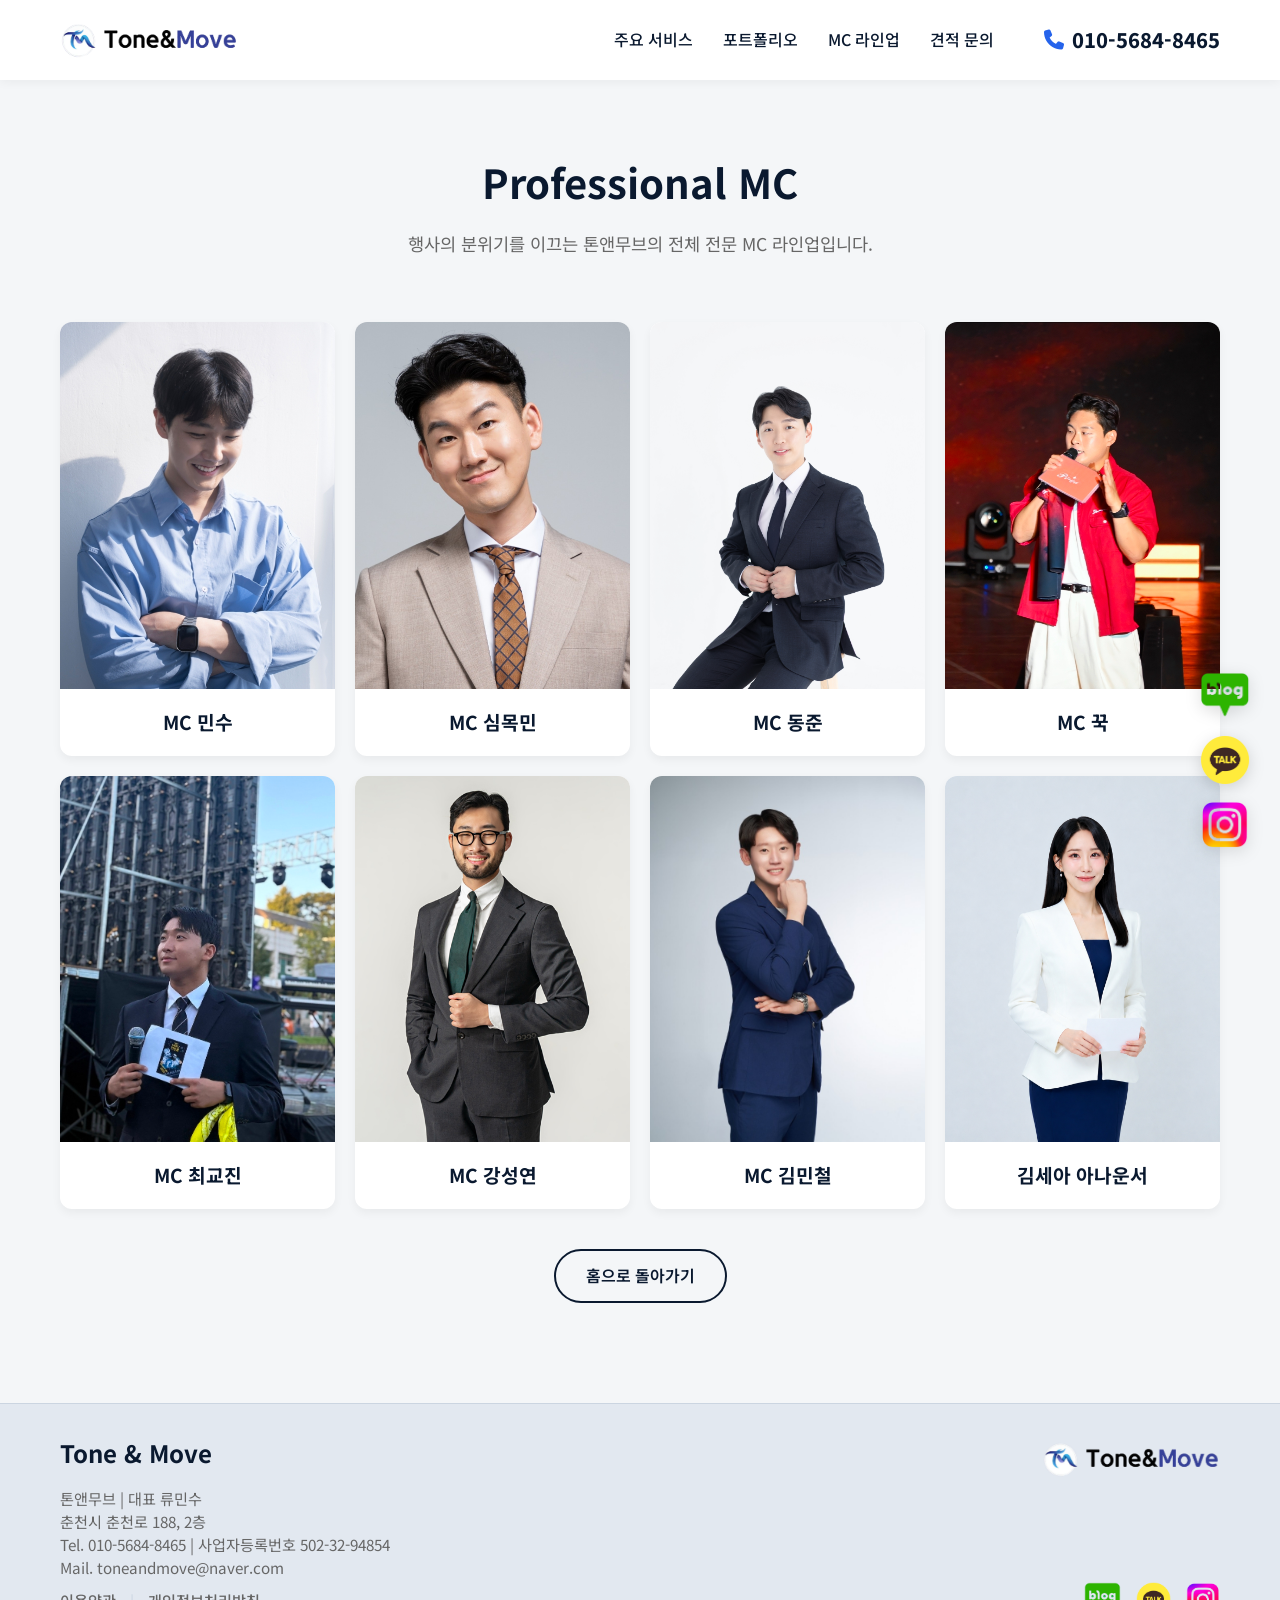
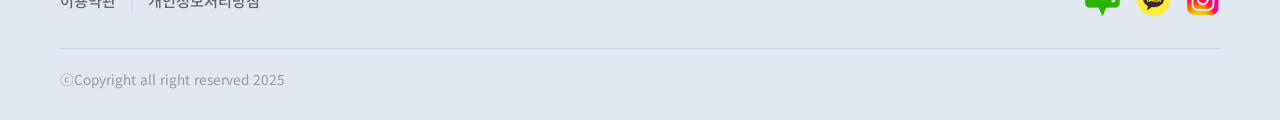
<file: mc.html>
<!DOCTYPE html>
<html lang="ko">
<head>
    <meta charset="UTF-8">
    <meta name="viewport" content="width=device-width, initial-scale=1.0">
    <title>전문 MC - 톤앤무브</title>
    <link rel="stylesheet" href="style.css">
    <!-- Font Awesome for Icons -->
    <link rel="stylesheet" href="https://cdnjs.cloudflare.com/ajax/libs/font-awesome/6.4.0/css/all.min.css">
</head>
<body>
    <!-- Header -->
    <header id="header">
        <div class="container nav-container">
            <a href="index.html" class="logo"><img src="Logo.png" alt="Tone & Move Logo"></a>
            <ul class="nav-links">
                <li><a href="index.html#services">주요 서비스</a></li>
                <li><a href="portfolio.html">포트폴리오</a></li>
                <li><a href="mc.html" style="color: var(--primary-color);">MC 라인업</a></li>
                <li><a href="index.html#contact">견적 문의</a></li>
                <li class="nav-phone"><i class="fa-solid fa-phone"></i> 010-5684-8465</li>
            </ul>
        </div>
    </header>

    <!-- MC Section (Full) -->
    <section class="mc-list" style="padding-top: 150px;">
        <div class="container">
            <h2 class="section-title">Professional MC</h2>
            <p class="section-subtitle">행사의 분위기를 이끄는 톤앤무브의 전체 전문 MC 라인업입니다.</p>
            
            <div class="grid-4">
                <div class="mc-item">
                    <img src="mc-1.jpg" alt="MC 민수" class="mc-img">
                    <div class="mc-info"><h3 class="mc-name">MC 민수</h3></div>
                </div>
                <div class="mc-item">
                    <img src="mc-2.jpg" alt="MC 심목민" class="mc-img">
                    <div class="mc-info"><h3 class="mc-name">MC 심목민</h3></div>
                </div>
                <div class="mc-item">
                    <img src="mc-3.jpg" alt="MC 동준" class="mc-img">
                    <div class="mc-info"><h3 class="mc-name">MC 동준</h3></div>
                </div>
                <div class="mc-item">
                    <img src="mc-4.jpg" alt="MC 꾹" class="mc-img">
                    <div class="mc-info"><h3 class="mc-name">MC 꾹</h3></div>
                </div>
                <div class="mc-item">
                    <img src="mc-5.jpg" alt="MC 최교진" class="mc-img">
                    <div class="mc-info"><h3 class="mc-name">MC 최교진</h3></div>
                </div>
                <div class="mc-item">
                    <img src="mc-6.jpg" alt="MC 강성연" class="mc-img">
                    <div class="mc-info"><h3 class="mc-name">MC 강성연</h3></div>
                </div>
                <div class="mc-item">
                    <img src="mc-7.jpg" alt="MC 김민철" class="mc-img">
                    <div class="mc-info"><h3 class="mc-name">MC 김민철</h3></div>
                </div>
                <div class="mc-item">
                    <img src="mc-8.jpg" alt="MC 김세아" class="mc-img">
                    <div class="mc-info"><h3 class="mc-name">김세아 아나운서</h3></div>
                </div>
            </div>
            
            <div class="btn-wrap">
                <a href="index.html" class="btn btn-outline">홈으로 돌아가기</a>
            </div>
        </div>
    </section>

    <!-- Footer -->
    <footer>
        <div class="container">
            <div class="footer-main">
                <div class="footer-left">
                    <h3 class="footer-title">Tone & Move</h3>
                    <div class="footer-info">
                        <p>톤앤무브 | 대표 류민수</p>
                        <p>춘천시 춘천로 188, 2층</p>
                        <p>Tel. 010-5684-8465 | 사업자등록번호 502-32-94854</p>
                        <p>Mail. toneandmove@naver.com</p>
                    </div>
                    <div class="footer-links">
                        <a href="#" id="openTerms">이용약관</a>
                        <span class="divider">|</span>
                        <a href="#" id="openPrivacy">개인정보처리방침</a>
                    </div>
                </div>
                <div class="footer-right">
                    <div class="footer-logo"><img src="Logo.png" alt="Tone & Move Logo"></div>
                    <div class="footer-social">
                        <a href="https://blog.naver.com/toneandmove" target="_blank" title="Naver Blog"><img src="sns1.png" alt="Naver Blog" class="social-icon"></a>
                        <a href="https://pf.kakao.com/_dmYKX" target="_blank" title="KakaoTalk"><img src="sns2.png" alt="KakaoTalk" class="social-icon"></a>
                        <a href="https://www.instagram.com/toneandmove/?utm_source=ig_web_button_share_sheet" target="_blank" title="Instagram"><img src="sns3.png" alt="Instagram" class="social-icon"></a>
                    </div>
                </div>
            </div>
            <div class="footer-bottom">
                <div class="copyright">
                    <p>ⓒCopyright all right reserved 2025</p>
                </div>
            </div>
        </div>
    </footer>

    <!-- Floating Social Buttons -->
    <div class="floating-social">
        <a href="https://blog.naver.com/toneandmove" target="_blank" title="Naver Blog" class="float-btn"><img src="sns1.png" alt="Naver Blog"></a>
        <a href="https://pf.kakao.com/_dmYKX" target="_blank" title="KakaoTalk" class="float-btn"><img src="sns2.png" alt="KakaoTalk"></a>
        <a href="https://www.instagram.com/toneandmove/?utm_source=ig_web_button_share_sheet" target="_blank" title="Instagram" class="float-btn"><img src="sns3.png" alt="Instagram"></a>
    </div>

    <!-- Modals -->
    <div class="modal-overlay" id="termsModal" style="display:none;"><div class="modal-content"><button id="closeTerms"></button></div></div>
    <div class="modal-overlay" id="privacyModal" style="display:none;"><div class="modal-content"><button id="closePrivacy"></button></div></div>

    <script src="script.js"></script>
</body>
</html>
</file>
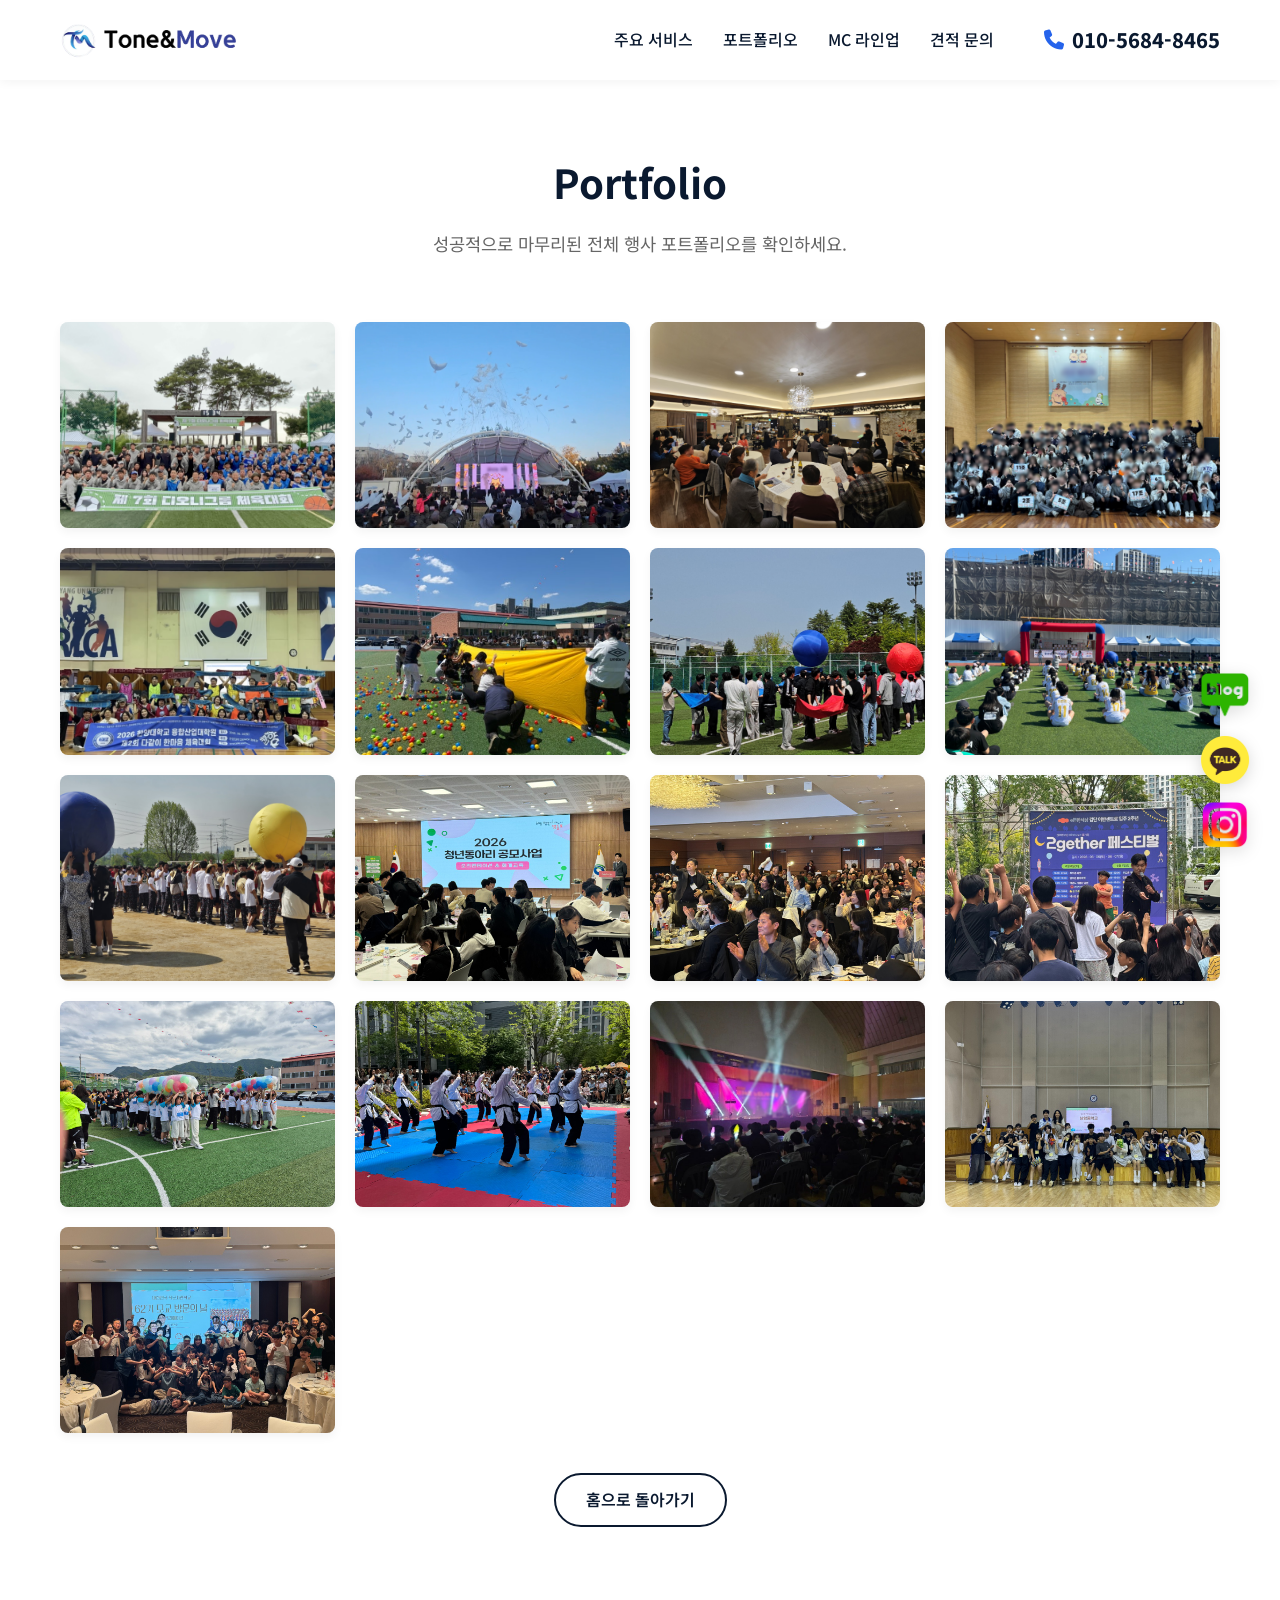
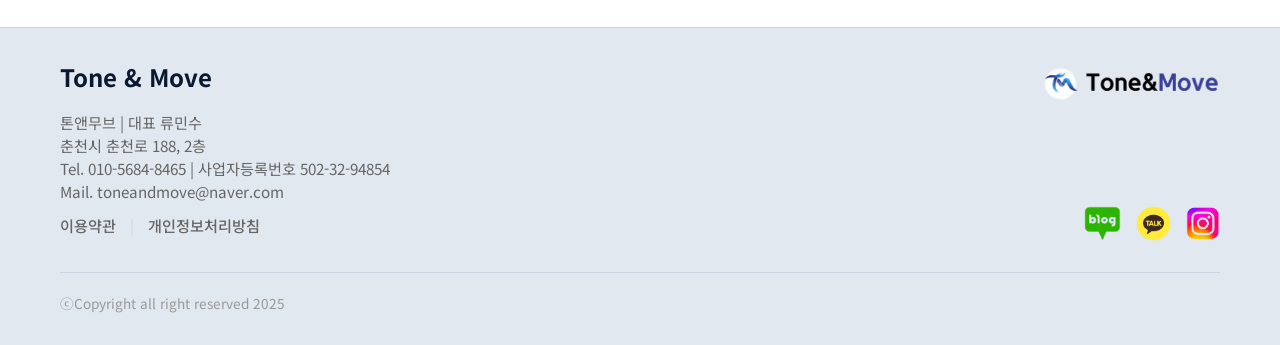
<file: portfolio.html>
<!DOCTYPE html>
<html lang="ko">
<head>
    <meta charset="UTF-8">
    <meta name="viewport" content="width=device-width, initial-scale=1.0">
    <title>포트폴리오 - 톤앤무브</title>
    <link rel="stylesheet" href="style.css">
    <!-- Font Awesome for Icons -->
    <link rel="stylesheet" href="https://cdnjs.cloudflare.com/ajax/libs/font-awesome/6.4.0/css/all.min.css">
</head>
<body>
    <!-- Header -->
    <header id="header">
        <div class="container nav-container">
            <a href="index.html" class="logo"><img src="Logo.png" alt="Tone & Move Logo"></a>
            <ul class="nav-links">
                <li><a href="index.html#services">주요 서비스</a></li>
                <li><a href="portfolio.html" style="color: var(--primary-color);">포트폴리오</a></li>
                <li><a href="mc.html">MC 라인업</a></li>
                <li><a href="index.html#contact">견적 문의</a></li>
                <li class="nav-phone"><i class="fa-solid fa-phone"></i> 010-5684-8465</li>
            </ul>
        </div>
    </header>

    <!-- Reference Section (Full) -->
    <section class="reference" style="padding-top: 150px;">
        <div class="container">
            <h2 class="section-title">Portfolio</h2>
            <p class="section-subtitle">성공적으로 마무리된 전체 행사 포트폴리오를 확인하세요.</p>
            
            <div class="grid-4">
                <div class="ref-item"><img src="ref-1.png" alt="포트폴리오 1" class="ref-img"></div>
                <div class="ref-item"><img src="ref-2.png" alt="포트폴리오 2" class="ref-img"></div>
                <div class="ref-item"><img src="ref-3.png" alt="포트폴리오 3" class="ref-img"></div>
                <div class="ref-item"><img src="ref-4.png" alt="포트폴리오 4" class="ref-img"></div>
                <div class="ref-item"><img src="ref-5.png" alt="포트폴리오 5" class="ref-img"></div>
                <div class="ref-item"><img src="ref-6.png" alt="포트폴리오 6" class="ref-img"></div>
                <div class="ref-item"><img src="ref-7.png" alt="포트폴리오 7" class="ref-img"></div>
                <div class="ref-item"><img src="ref-8.png" alt="포트폴리오 8" class="ref-img"></div>
                <div class="ref-item"><img src="ref-9.png" alt="포트폴리오 9" class="ref-img"></div>
                <div class="ref-item"><img src="ref-10.jpg" alt="포트폴리오 10" class="ref-img"></div>
                <div class="ref-item"><img src="ref-11.jpg" alt="포트폴리오 11" class="ref-img"></div>
                <div class="ref-item"><img src="ref-12.jpg" alt="포트폴리오 12" class="ref-img"></div>
                <div class="ref-item"><img src="ref-13.jpg" alt="포트폴리오 13" class="ref-img"></div>
                <div class="ref-item"><img src="ref-14.jpg" alt="포트폴리오 14" class="ref-img"></div>
                <div class="ref-item"><img src="ref-15.jpg" alt="포트폴리오 15" class="ref-img"></div>
                <div class="ref-item"><img src="ref-16.jpg" alt="포트폴리오 16" class="ref-img"></div>
                <div class="ref-item"><img src="ref-17.jpg" alt="포트폴리오 17" class="ref-img"></div>
            </div>
            
            <div class="btn-wrap">
                <a href="index.html" class="btn btn-outline">홈으로 돌아가기</a>
            </div>
        </div>
    </section>

    <!-- Footer -->
    <footer>
        <div class="container">
            <div class="footer-main">
                <div class="footer-left">
                    <h3 class="footer-title">Tone & Move</h3>
                    <div class="footer-info">
                        <p>톤앤무브 | 대표 류민수</p>
                        <p>춘천시 춘천로 188, 2층</p>
                        <p>Tel. 010-5684-8465 | 사업자등록번호 502-32-94854</p>
                        <p>Mail. toneandmove@naver.com</p>
                    </div>
                    <div class="footer-links">
                        <a href="#" id="openTerms">이용약관</a>
                        <span class="divider">|</span>
                        <a href="#" id="openPrivacy">개인정보처리방침</a>
                    </div>
                </div>
                <div class="footer-right">
                    <div class="footer-logo"><img src="Logo.png" alt="Tone & Move Logo"></div>
                    <div class="footer-social">
                        <a href="https://blog.naver.com/toneandmove" target="_blank" title="Naver Blog"><img src="sns1.png" alt="Naver Blog" class="social-icon"></a>
                        <a href="https://pf.kakao.com/_dmYKX" target="_blank" title="KakaoTalk"><img src="sns2.png" alt="KakaoTalk" class="social-icon"></a>
                        <a href="https://www.instagram.com/toneandmove/?utm_source=ig_web_button_share_sheet" target="_blank" title="Instagram"><img src="sns3.png" alt="Instagram" class="social-icon"></a>
                    </div>
                </div>
            </div>
            <div class="footer-bottom">
                <div class="copyright">
                    <p>ⓒCopyright all right reserved 2025</p>
                </div>
            </div>
        </div>
    </footer>

    <!-- Floating Social Buttons -->
    <div class="floating-social">
        <a href="https://blog.naver.com/toneandmove" target="_blank" title="Naver Blog" class="float-btn"><img src="sns1.png" alt="Naver Blog"></a>
        <a href="https://pf.kakao.com/_dmYKX" target="_blank" title="KakaoTalk" class="float-btn"><img src="sns2.png" alt="KakaoTalk"></a>
        <a href="https://www.instagram.com/toneandmove/?utm_source=ig_web_button_share_sheet" target="_blank" title="Instagram" class="float-btn"><img src="sns3.png" alt="Instagram"></a>
    </div>

    <!-- We omit the privacy modals here to save file size, or we can include them if needed. Usually better to include. I will omit for brevity in this single file or maybe I should include to prevent JS errors. Actually, script.js might error if they don't exist. Let's include dummy elements or the real ones. -->
    <div class="modal-overlay" id="termsModal" style="display:none;"><div class="modal-content"><button id="closeTerms"></button></div></div>
    <div class="modal-overlay" id="privacyModal" style="display:none;"><div class="modal-content"><button id="closePrivacy"></button></div></div>

    <script src="script.js"></script>
</body>
</html>
</file>
<file: style.css>
@import url('https://fonts.googleapis.com/css2?family=Noto+Sans+KR:wght@300;400;500;700;900&display=swap');

:root {
  --primary-color: #0a192f;
  --primary-light: #172a45;
  --accent-color: #2563eb;
  --accent-hover: #1d4ed8;
  --text-main: #333333;
  --text-muted: #666666;
  --text-light: #f8f9fa;
  --bg-color: #ffffff;
  --bg-section: #f4f6f8;
  --transition: all 0.3s cubic-bezier(0.25, 0.8, 0.25, 1);
  --shadow: 0 10px 30px rgba(10, 25, 47, 0.1);
  --shadow-hover: 0 20px 40px rgba(10, 25, 47, 0.15);
}

* {
  margin: 0;
  padding: 0;
  box-sizing: border-box;
}

body {
  font-family: 'Noto Sans KR', sans-serif;
  color: var(--text-main);
  background-color: var(--bg-color);
  line-height: 1.6;
  overflow-x: hidden;
}

a {
  text-decoration: none;
  color: inherit;
}

ul {
  list-style: none;
}

.container {
  max-width: 1200px;
  margin: 0 auto;
  padding: 0 20px;
}

.section-title {
  text-align: center;
  font-size: 2.5rem;
  font-weight: 700;
  color: var(--primary-color);
  margin-bottom: 1rem;
  opacity: 0;
  transform: translateY(20px);
  animation: fadeUp 0.8s forwards;
}

.section-subtitle {
  text-align: center;
  font-size: 1.1rem;
  color: var(--text-muted);
  margin-bottom: 4rem;
  font-weight: 400;
  opacity: 0;
  transform: translateY(20px);
  animation: fadeUp 0.8s 0.2s forwards;
}

.btn {
  display: inline-block;
  padding: 14px 32px;
  border-radius: 4px;
  font-weight: 700;
  font-size: 1rem;
  cursor: pointer;
  transition: var(--transition);
  border: none;
}

.btn-primary {
  background-color: var(--accent-color);
  color: #fff;
  box-shadow: 0 4px 15px rgba(37, 99, 235, 0.3);
}

.btn-primary:hover {
  background-color: var(--accent-hover);
  transform: translateY(-2px);
  box-shadow: 0 6px 20px rgba(37, 99, 235, 0.4);
}

/* Header */
header {
  position: fixed;
  top: 0;
  left: 0;
  width: 100%;
  background-color: rgba(255, 255, 255, 0.95);
  backdrop-filter: blur(10px);
  z-index: 1000;
  box-shadow: 0 2px 10px rgba(0, 0, 0, 0.05);
  transition: var(--transition);
}

.nav-container {
  display: flex;
  justify-content: space-between;
  align-items: center;
  height: 80px;
}

.logo {
  display: flex;
  align-items: center;
}

.logo img {
  height: 50px;
  width: auto;
  object-fit: contain;
}

.nav-links {
  display: flex;
  align-items: center;
  gap: 30px;
}

.nav-links li a {
  font-weight: 500;
  color: var(--primary-color);
  transition: var(--transition);
  position: relative;
}

.nav-links li a::after {
  content: '';
  position: absolute;
  bottom: -5px;
  left: 0;
  width: 0;
  height: 2px;
  background-color: var(--accent-color);
  transition: var(--transition);
}

.nav-links li a:hover::after {
  width: 100%;
}

.nav-phone {
  font-weight: 800;
  font-size: 1.25rem;
  color: var(--primary-color);
  display: flex;
  align-items: center;
  gap: 8px;
  margin-left: 20px;
}

.nav-phone i {
  color: var(--accent-color);
}

/* Hero Section */
.hero {
  position: relative;
  height: 100vh;
  min-height: 600px;
  display: flex;
  align-items: center;
  justify-content: center;
  color: var(--text-light);
  overflow: hidden;
  padding-top: 80px;
}

.hero-bg {
  position: absolute;
  top: 0;
  left: 0;
  width: 100%;
  height: 100%;
  background-size: cover;
  background-position: center;
  z-index: -2;
  opacity: 0;
  animation: heroFade 25s infinite;
}

.hero-bg-1 { background-image: url('main1.jpg'); animation-delay: 0s; }
.hero-bg-2 { background-image: url('main2.jpg'); animation-delay: 5s; }
.hero-bg-3 { background-image: url('main3.jpg'); animation-delay: 10s; }
.hero-bg-4 { background-image: url('main4.jpg'); animation-delay: 15s; }
.hero-bg-5 { background-image: url('main5.jpg'); animation-delay: 20s; }

.hero-overlay {
  position: absolute;
  top: 0;
  left: 0;
  width: 100%;
  height: 100%;
  background: linear-gradient(135deg, rgba(10, 25, 47, 0.9) 0%, rgba(10, 25, 47, 0.4) 100%);
  z-index: -1;
}

.hero-content {
  text-align: center;
  max-width: 800px;
  z-index: 1;
}

.hero-title {
  font-size: 4rem;
  font-weight: 900;
  line-height: 1.2;
  margin-bottom: 1.5rem;
  letter-spacing: -1px;
  opacity: 0;
  transform: translateY(30px);
  animation: fadeUp 1s 0.3s forwards;
}

.hero-desc {
  font-size: 1.25rem;
  font-weight: 300;
  margin-bottom: 2.5rem;
  opacity: 0;
  transform: translateY(30px);
  animation: fadeUp 1s 0.5s forwards;
}

.hero .btn {
  opacity: 0;
  transform: translateY(30px);
  animation: fadeUp 1s 0.7s forwards;
}

/* Services Section */
.services {
  padding: 100px 0;
  background-color: var(--bg-section);
}

.services-grid {
  display: grid;
  grid-template-columns: repeat(3, 1fr);
  gap: 30px;
}

.service-card {
  background: var(--bg-color);
  border-radius: 8px;
  padding: 0;
  box-shadow: var(--shadow);
  transition: var(--transition);
  position: relative;
  overflow: hidden;
  z-index: 1;
  text-align: center;
  display: flex;
  flex-direction: column;
}

.service-img-wrap {
  width: 100%;
  aspect-ratio: 16/9;
  overflow: hidden;
}

.service-img-wrap img {
  width: 100%;
  height: 100%;
  object-fit: cover;
  transition: transform 0.5s ease;
  display: block;
}

.service-card:hover .service-img-wrap img {
  transform: scale(1.05);
}

.service-content {
  padding: 30px 20px;
  display: flex;
  flex-direction: column;
  flex-grow: 1;
}

.service-card::before {
  content: '';
  position: absolute;
  top: 0;
  left: 0;
  width: 100%;
  height: 4px;
  background-color: var(--accent-color);
  transform: scaleX(0);
  transform-origin: left;
  transition: transform 0.4s ease;
  z-index: 2;
}

.service-card:hover {
  transform: translateY(-10px);
  box-shadow: var(--shadow-hover);
}

.service-card:hover::before {
  transform: scaleX(1);
}

.service-icon {
  font-size: 2.5rem;
  color: var(--primary-color);
  margin-bottom: 20px;
}

.service-title {
  font-size: 1.5rem;
  font-weight: 700;
  color: var(--primary-color);
  margin-bottom: 15px;
}

.service-desc {
  color: var(--text-muted);
  font-size: 1rem;
}

/* Reference Section (Slider) */
.reference {
  padding: 100px 0;
  background-color: var(--bg-color);
}

.grid-4 {
  display: grid;
  grid-template-columns: repeat(4, 1fr);
  gap: 20px;
  width: 100%;
  margin-top: 40px;
}

@media (max-width: 992px) {
  .grid-4 {
    grid-template-columns: repeat(2, 1fr);
  }
}

@media (max-width: 576px) {
  .grid-4 {
    grid-template-columns: 1fr;
  }
}

.ref-item {
  width: 100%;
  background: var(--bg-section);
  border-radius: 8px;
  overflow: hidden;
  box-shadow: 0 4px 10px rgba(0,0,0,0.05);
}

.ref-img {
  width: 100%;
  aspect-ratio: 4/3;
  object-fit: cover;
  display: block;
  transition: transform 0.5s ease;
}

.ref-item:hover .ref-img {
  transform: scale(1.05);
}

/* MC Section */
.mc-list {
  padding: 100px 0;
  background-color: var(--bg-section);
}

.mc-item {
  width: 100%;
  border-radius: 12px;
  overflow: hidden;
  box-shadow: 0 4px 10px rgba(0,0,0,0.05);
  background-color: #fff;
  display: flex;
  flex-direction: column;
}

.mc-img {
  width: 100%;
  aspect-ratio: 3/4;
  object-fit: cover;
  display: block;
  transition: transform 0.5s ease;
}

.mc-item:hover .mc-img {
  transform: scale(1.05);
}



.mc-info {
  padding: 20px;
  text-align: center;
  flex-grow: 1;
  display: flex;
  align-items: center;
  justify-content: center;
}

.mc-name {
  font-size: 1.2rem;
  font-weight: 700;
  color: var(--primary-color);
  line-height: 1.4;
  margin: 0;
}

.ref-info {
  padding: 20px;
  text-align: center;
}

.ref-title {
  font-size: 1.25rem;
  font-weight: 700;
  color: var(--primary-color);
  margin-bottom: 5px;
}

.ref-category {
  color: var(--accent-color);
  font-size: 0.9rem;
  font-weight: 500;
}

.btn-wrap {
  text-align: center;
  margin-top: 40px;
}

.btn-outline {
  display: inline-block;
  padding: 12px 30px;
  border: 2px solid var(--primary-color);
  color: var(--primary-color);
  background-color: transparent;
  border-radius: 30px;
  font-weight: 600;
  font-size: 1rem;
  text-decoration: none;
  transition: var(--transition);
}

.btn-outline:hover {
  background-color: var(--primary-color);
  color: #fff;
}

/* Client Section */
.client {
  padding: 100px 0;
  background-color: var(--bg-color);
  overflow: hidden;
}

.client-slider-wrap {
  position: relative;
  width: 100%;
  overflow: hidden;
  white-space: nowrap;
  /* Optional gradient mask for smooth fade at edges */
  mask-image: linear-gradient(to right, transparent, black 10%, black 90%, transparent);
  -webkit-mask-image: linear-gradient(to right, transparent, black 10%, black 90%, transparent);
}

.client-slider {
  display: inline-flex;
  gap: 30px;
}

.client-slide {
  display: inline-flex;
  animation: 30s slide infinite linear;
  gap: 30px;
}

.client-slider:hover .client-slide {
  animation-play-state: paused;
}

.client-logo {
  width: 200px;
  height: 100px;
  background: transparent;
  display: flex;
  align-items: center;
  justify-content: center;
  flex-shrink: 0;
  transition: var(--transition);
}

.client-logo:hover {
  transform: translateY(-5px);
}

.client-logo img {
  max-width: 80%;
  max-height: 80%;
  object-fit: contain;
}

@keyframes slide {
  from {
    transform: translateX(0);
  }
  to {
    transform: translateX(calc(-100% - 30px));
  }
}

/* Contact Section */
.contact {
  padding: 100px 0;
  background-color: var(--bg-section);
}

.contact-wrap {
  display: flex;
  gap: 50px;
  background: #fff;
  border-radius: 12px;
  overflow: hidden;
  box-shadow: var(--shadow);
}

.contact-info {
  flex: 1;
  background-color: var(--primary-color);
  color: #fff;
  padding: 50px;
}

.contact-info-title {
  font-size: 2rem;
  font-weight: 700;
  margin-bottom: 20px;
}

.contact-info-desc {
  color: rgba(255, 255, 255, 0.7);
  margin-bottom: 40px;
}

.contact-item {
  display: flex;
  align-items: center;
  margin-bottom: 20px;
}

.contact-item i {
  color: var(--accent-color);
  font-size: 1.2rem;
  margin-right: 15px;
}

.contact-form-wrap {
  flex: 1.5;
  padding: 50px;
}

.form-group {
  margin-bottom: 20px;
}

.form-label {
  display: block;
  font-weight: 500;
  color: var(--primary-color);
  margin-bottom: 8px;
}

.form-control {
  width: 100%;
  padding: 15px;
  border: 1px solid #ddd;
  border-radius: 4px;
  font-family: inherit;
  font-size: 1rem;
  transition: var(--transition);
}

.form-control:focus {
  outline: none;
  border-color: var(--accent-color);
  box-shadow: 0 0 0 3px rgba(37, 99, 235, 0.1);
}

textarea.form-control {
  resize: vertical;
  min-height: 120px;
}

.form-row {
  display: flex;
  gap: 20px;
}

.form-row .form-group {
  flex: 1;
}

.submit-btn {
  width: 100%;
  margin-top: 10px;
}

/* Footer */
footer {
  background-color: #e2e8f0;
  color: var(--text-muted);
  padding: 30px 0;
  text-align: left;
  font-size: 0.95rem;
  border-top: 1px solid #cbd5e1;
}

.footer-info {
  margin-bottom: 10px;
  line-height: 1.5;
}

.footer-copyright {
  font-size: 0.85rem;
  color: #999;
}

.footer-right {
  display: flex;
  flex-direction: column;
  align-items: flex-end;
  justify-content: space-between;
}

.footer-title {
  font-size: 1.5rem;
  font-weight: 700;
  color: var(--primary-color);
  margin-bottom: 15px;
}

.footer-logo {
  display: flex;
  align-items: center;
  z-index: 10;
}

.footer-logo img {
  height: 50px;
  width: auto;
  object-fit: contain;
}

/* Animations */
@keyframes fadeUp {
  from {
    opacity: 0;
    transform: translateY(30px);
  }
  to {
    opacity: 1;
    transform: translateY(0);
  }
}

@keyframes heroFade {
  0% { opacity: 0; transform: scale(1); }
  4% { opacity: 1; transform: scale(1.02); }
  20% { opacity: 1; transform: scale(1.05); }
  24% { opacity: 0; transform: scale(1.06); }
  100% { opacity: 0; transform: scale(1.06); }
}

/* Footer Links */
.footer-links {
  margin-bottom: 15px;
  font-size: 0.95rem;
}

.footer-links a {
  color: var(--text-muted);
  text-decoration: none;
  font-weight: 500;
}

.footer-links a:hover {
  text-decoration: underline;
}

.footer-links .divider {
  margin: 0 10px;
  color: #cbd5e1;
}

.footer-main {
  display: flex;
  justify-content: space-between;
  align-items: stretch;
}

.footer-bottom {
  display: block;
  margin-top: 20px;
  border-top: 1px solid #cbd5e1;
  padding-top: 20px;
}

.copyright {
  font-size: 0.85rem;
  color: #999;
}

.footer-social {
  display: flex;
  align-items: center;
  gap: 15px;
}

.footer-social a {
  color: var(--text-muted);
  font-size: 1.8rem;
  transition: var(--transition);
}

.footer-social a:hover {
  color: var(--accent-color);
}

.social-icon {
  height: 35px;
  width: auto;
  object-fit: contain;
  transition: var(--transition);
}

.footer-social a:hover .social-icon {
  transform: translateY(-2px);
  opacity: 0.8;
}

/* Modal Styles */
.modal-overlay {
  display: none;
  position: fixed;
  top: 0;
  left: 0;
  width: 100%;
  height: 100%;
  background-color: rgba(0, 0, 0, 0.5);
  z-index: 1000;
  justify-content: center;
  align-items: center;
}

.modal-content {
  background-color: #fff;
  border-radius: 8px;
  width: 90%;
  max-width: 800px;
  max-height: 80vh;
  display: flex;
  flex-direction: column;
  box-shadow: 0 10px 30px rgba(0, 0, 0, 0.2);
}

.modal-header {
  padding: 20px;
  border-bottom: 1px solid #e2e8f0;
  display: flex;
  justify-content: space-between;
  align-items: center;
}

.modal-header h2 {
  font-size: 1.5rem;
  margin: 0;
}

.modal-close {
  background-color: #f1f5f9;
  border: none;
  padding: 8px 16px;
  border-radius: 4px;
  cursor: pointer;
  font-weight: 600;
  transition: background-color 0.2s;
}

.modal-close:hover {
  background-color: #e2e8f0;
}

.modal-body {
  padding: 30px;
  overflow-y: auto;
  line-height: 1.6;
}

.modal-body h3 {
  font-size: 1.2rem;
  margin-top: 20px;
  margin-bottom: 10px;
  color: var(--primary-color);
}

.modal-body h3:first-child {
  margin-top: 0;
}

/* Floating Social Buttons */
.floating-social {
  position: fixed;
  bottom: 50px;
  right: 30px;
  display: flex;
  flex-direction: column;
  gap: 15px;
  z-index: 999;
}

.float-btn {
  width: 50px;
  height: 50px;
  display: flex;
  justify-content: center;
  align-items: center;
  transition: var(--transition);
}

.float-btn:hover {
  transform: translateY(-5px);
}

.float-btn img {
  width: 100%;
  height: 100%;
  object-fit: contain;
  filter: drop-shadow(0 4px 8px rgba(0, 0, 0, 0.15));
}

/* Responsive */
@media (max-width: 992px) {
  .hero-title { font-size: 3rem; }
  .contact-wrap { flex-direction: column; }
  .services-grid { grid-template-columns: repeat(2, 1fr); }
  .ref-item { flex: 0 0 calc(50% - 10px); }
}

@media (max-width: 768px) {
  .nav-links { display: none; }
  .hero-title { font-size: 2.2rem; }
  .form-row { flex-direction: column; gap: 0; }
  .section-title { font-size: 2rem; }
  .services-grid { grid-template-columns: 1fr; }
  .ref-item { flex: 0 0 100%; }
  .slider-track-wrap { margin: 0 30px; }
  .floating-social {
    bottom: 40px;
    right: 20px;
    gap: 10px;
  }
  .float-btn {
    width: 42px;
    height: 42px;
  }
}
</file>
